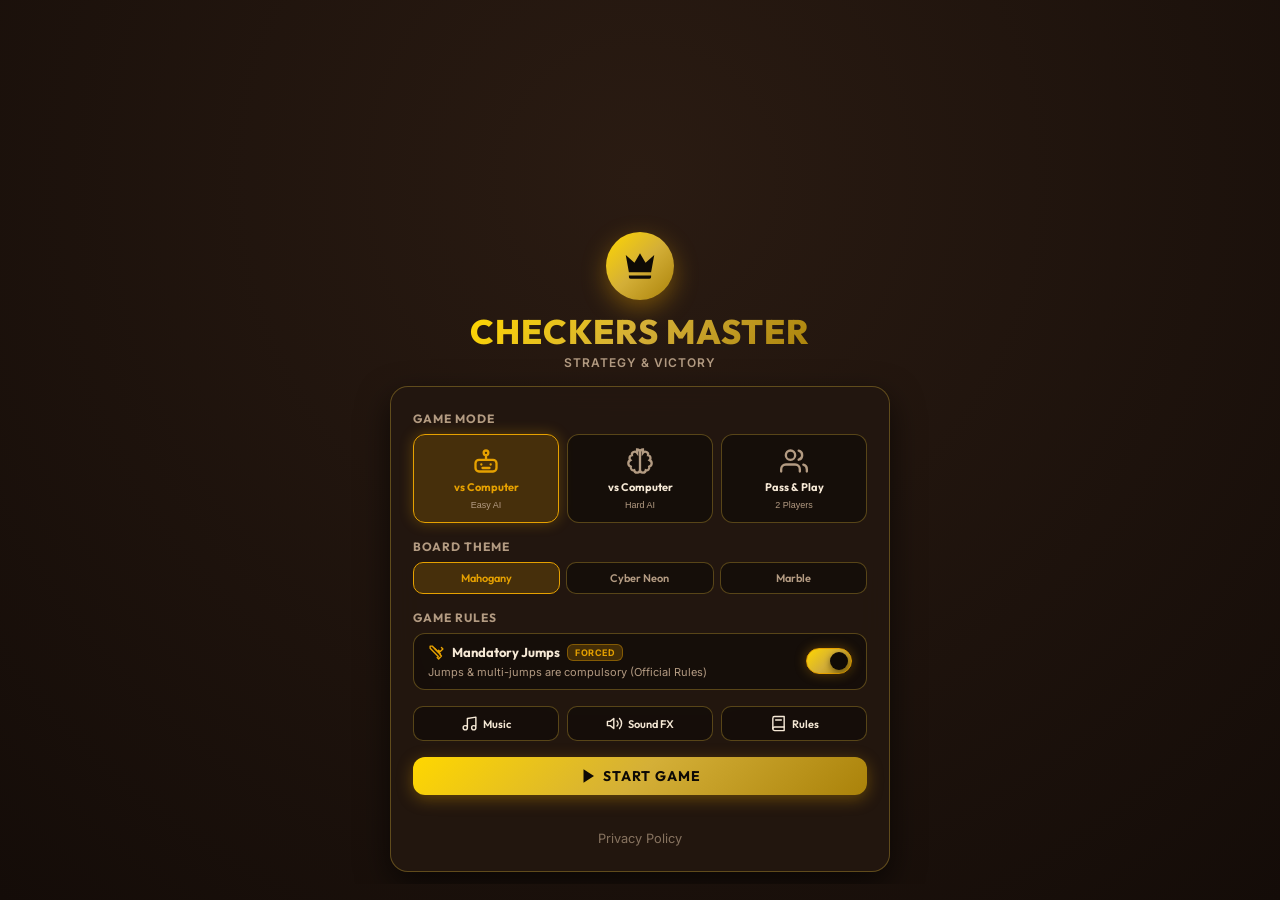
<file: index.html>
<!DOCTYPE html>
<html lang="en">
<head>
    <meta charset="UTF-8" />
    <meta name="viewport" content="width=device-width, initial-scale=1.0, maximum-scale=1.0, user-scalable=no, viewport-fit=cover" />
    <meta name="apple-mobile-web-app-capable" content="yes" />
    <meta name="apple-mobile-web-app-status-bar-style" content="black-translucent" />
    <meta name="theme-color" content="#140c08" />
    <title>Checkers Master - Web & Mobile Edition</title>
    
    <!-- Google Fonts -->
    <link rel="preconnect" href="https://fonts.googleapis.com" />
    <link rel="preconnect" href="https://fonts.gstatic.com" crossorigin />
    <link href="https://fonts.googleapis.com/css2?family=Outfit:wght@400;600;700;800&family=Inter:wght@400;500;600;700&display=swap" rel="stylesheet" />
    
    <!-- CSS -->
    <link rel="stylesheet" href="css/style.css" />
</head>
<body class="theme-wood screen-home">
    <!-- SVG ICON SPRITE SYMBOL DEFINITIONS (Properly Scalable ViewBox) -->
    <svg style="display: none;">
        <defs>
            <!-- Crown Icon -->
            <symbol id="icon-crown" viewBox="0 0 24 24">
                <path fill="currentColor" d="M5 16L3 5l5.5 5L12 4l3.5 6L21 5l-2 11H5zm14 3c0 .6-.4 1-1 1H6c-.6 0-1-.4-1-1v-1h14v1z"/>
            </symbol>
            <!-- Robot AI Icon -->
            <symbol id="icon-robot" viewBox="0 0 24 24">
                <rect x="3" y="11" width="18" height="10" rx="3" fill="none" stroke="currentColor" stroke-width="2"/>
                <circle cx="12" cy="5" r="2" fill="none" stroke="currentColor" stroke-width="2"/>
                <path d="M12 7v4M8 15h.01M16 15h.01M9 18h6" fill="none" stroke="currentColor" stroke-width="2" stroke-linecap="round"/>
            </symbol>
            <!-- User / Player Icon -->
            <symbol id="icon-user" viewBox="0 0 24 24">
                <path d="M20 21v-2a4 4 0 0 0-4-4H8a4 4 0 0 0-4 4v2" fill="none" stroke="currentColor" stroke-width="2" stroke-linecap="round"/>
                <circle cx="12" cy="7" r="4" fill="none" stroke="currentColor" stroke-width="2"/>
            </symbol>
            <!-- 2 Players Icon -->
            <symbol id="icon-users" viewBox="0 0 24 24">
                <path d="M17 21v-2a4 4 0 0 0-4-4H5a4 4 0 0 0-4 4v2" fill="none" stroke="currentColor" stroke-width="2" stroke-linecap="round"/>
                <circle cx="9" cy="7" r="4" fill="none" stroke="currentColor" stroke-width="2"/>
                <path d="M23 21v-2a4 4 0 0 0-3-3.87M16 3.13a4 4 0 0 1 0 7.75" fill="none" stroke="currentColor" stroke-width="2" stroke-linecap="round"/>
            </symbol>
            <!-- Brain / AI Hard Icon -->
            <symbol id="icon-brain" viewBox="0 0 24 24">
                <path d="M9.5 2A2.5 2.5 0 0 1 12 4.5v15a2.5 2.5 0 0 1-4.96.44 2.5 2.5 0 0 1-2.96-3.08 3 3 0 0 1-.34-5.58 2.5 2.5 0 0 1 1.32-4.24 2.5 2.5 0 0 1 4.44-2.04zM14.5 2A2.5 2.5 0 0 0 12 4.5v15a2.5 2.5 0 0 0 4.96.44 2.5 2.5 0 0 0 2.96-3.08 3 3 0 0 0 .34-5.58 2.5 2.5 0 0 0-1.32-4.24 2.5 2.5 0 0 0-4.44-2.04z" fill="none" stroke="currentColor" stroke-width="2" stroke-linecap="round"/>
            </symbol>
            <!-- Sound On Icon -->
            <symbol id="icon-volume-on" viewBox="0 0 24 24">
                <polygon points="11 5 6 9 2 9 2 15 6 15 11 19 11 5" fill="none" stroke="currentColor" stroke-width="2" stroke-linecap="round" stroke-linejoin="round"/>
                <path d="M19.07 4.93a10 10 0 0 1 0 14.14M15.54 8.46a5 5 0 0 1 0 7.07" fill="none" stroke="currentColor" stroke-width="2" stroke-linecap="round"/>
            </symbol>
            <!-- Sound Off Icon -->
            <symbol id="icon-volume-off" viewBox="0 0 24 24">
                <polygon points="11 5 6 9 2 9 2 15 6 15 11 19 11 5" fill="none" stroke="currentColor" stroke-width="2" stroke-linecap="round" stroke-linejoin="round"/>
                <line x1="23" y1="9" x2="17" y2="15" stroke="currentColor" stroke-width="2" stroke-linecap="round"/>
                <line x1="17" y1="9" x2="23" y2="15" stroke="currentColor" stroke-width="2" stroke-linecap="round"/>
            </symbol>
            <!-- Undo Icon -->
            <symbol id="icon-undo" viewBox="0 0 24 24">
                <path d="M3 7v6h6" fill="none" stroke="currentColor" stroke-width="2" stroke-linecap="round" stroke-linejoin="round"/>
                <path d="M21 17a9 9 0 0 0-9-9 9 9 0 0 0-6 2.3L3 13" fill="none" stroke="currentColor" stroke-width="2" stroke-linecap="round"/>
            </symbol>
            <!-- Lightbulb Hint Icon -->
            <symbol id="icon-hint" viewBox="0 0 24 24">
                <path d="M9 18h6M10 22h4M15.09 14c.18-.98.65-1.74 1.41-2.5A4.65 4.65 0 0 0 18 8 6 6 0 0 0 6 8c0 1.55.6 2.91 1.5 3.5.76.76 1.23 1.52 1.41 2.5" fill="none" stroke="currentColor" stroke-width="2" stroke-linecap="round"/>
            </symbol>
            <!-- Restart / Refresh Icon -->
            <symbol id="icon-restart" viewBox="0 0 24 24">
                <path d="M21.5 2v6h-6M21.34 15.57a10 10 0 1 1-.57-8.38l5.67-5.67" fill="none" stroke="currentColor" stroke-width="2" stroke-linecap="round" stroke-linejoin="round"/>
            </symbol>
            <!-- Trophy Victory Icon -->
            <symbol id="icon-trophy" viewBox="0 0 24 24">
                <path d="M6 9H4.5a2.5 2.5 0 0 1 0-5H6M18 9h1.5a2.5 2.5 0 0 0 0-5H18M4 22h16M2 22h20M12 17v5M12 17a7 7 0 0 0 7-7V3H5v7a7 7 0 0 0 7 7z" fill="none" stroke="currentColor" stroke-width="2" stroke-linecap="round" stroke-linejoin="round"/>
            </symbol>
            <!-- Defeat / Crossbones Skull Icon -->
            <symbol id="icon-defeat" viewBox="0 0 24 24">
                <circle cx="12" cy="12" r="10" fill="none" stroke="currentColor" stroke-width="2"/>
                <line x1="15" y1="9" x2="9" y2="15" stroke="currentColor" stroke-width="2" stroke-linecap="round"/>
                <line x1="9" y1="9" x2="15" y2="15" stroke="currentColor" stroke-width="2" stroke-linecap="round"/>
            </symbol>
            <!-- Home Menu Icon -->
            <symbol id="icon-home" viewBox="0 0 24 24">
                <path d="M3 9l9-7 9 7v11a2 2 0 0 1-2 2H5a2 2 0 0 1-2-2z" fill="none" stroke="currentColor" stroke-width="2" stroke-linecap="round" stroke-linejoin="round"/>
                <polyline points="9 22 9 12 15 12 15 22" fill="none" stroke="currentColor" stroke-width="2" stroke-linecap="round"/>
            </symbol>
            <!-- Move Log History Icon -->
            <symbol id="icon-history" viewBox="0 0 24 24">
                <path d="M14 2H6a2 2 0 0 0-2 2v16a2 2 0 0 0 2 2h12a2 2 0 0 0 2-2V8z" fill="none" stroke="currentColor" stroke-width="2" stroke-linecap="round"/>
                <polyline points="14 2 14 8 20 8" fill="none" stroke="currentColor" stroke-width="2"/>
                <line x1="16" y1="13" x2="8" y2="13" stroke="currentColor" stroke-width="2" stroke-linecap="round"/>
                <line x1="16" y1="17" x2="8" y2="17" stroke="currentColor" stroke-width="2" stroke-linecap="round"/>
            </symbol>
            <!-- Play Arrow Icon -->
            <symbol id="icon-play" viewBox="0 0 24 24">
                <polygon points="6 3 20 12 6 21 6 3" fill="currentColor"/>
            </symbol>
            <!-- Close Icon -->
            <symbol id="icon-close" viewBox="0 0 24 24">
                <line x1="18" y1="6" x2="6" y2="18" stroke="currentColor" stroke-width="2" stroke-linecap="round"/>
                <line x1="6" y1="6" x2="18" y2="18" stroke="currentColor" stroke-width="2" stroke-linecap="round"/>
            </symbol>
            <!-- Book / Rules Icon -->
            <symbol id="icon-book" viewBox="0 0 24 24">
                <path d="M4 19.5A2.5 2.5 0 0 1 6.5 17H20" fill="none" stroke="currentColor" stroke-width="2" stroke-linecap="round" stroke-linejoin="round"/>
                <path d="M6.5 2H20v20H6.5A2.5 2.5 0 0 1 4 19.5v-15A2.5 2.5 0 0 1 6.5 2z" fill="none" stroke="currentColor" stroke-width="2" stroke-linecap="round" stroke-linejoin="round"/>
                <line x1="8" y1="7" x2="16" y2="7" stroke="currentColor" stroke-width="2" stroke-linecap="round"/>
            <!-- Swords / Capture Icon -->
            <symbol id="icon-swords" viewBox="0 0 24 24">
                <path d="M14.5 17.5L3 6V3h3l11.5 11.5M13 19l2 2 4-4-2-2M19 5l2 2-4 4-2-2" fill="none" stroke="currentColor" stroke-width="2" stroke-linecap="round" stroke-linejoin="round"/>
                <path d="M9.5 6.5L17.5 14.5" fill="none" stroke="currentColor" stroke-width="2" stroke-linecap="round"/>
            </symbol>
            <!-- Check / Finish Icon -->
            <symbol id="icon-check" viewBox="0 0 24 24">
                <polyline points="20 6 9 17 4 12" fill="none" stroke="currentColor" stroke-width="2.5" stroke-linecap="round" stroke-linejoin="round"/>
            </symbol>
            <!-- Music Notes Icon -->
            <symbol id="icon-music" viewBox="0 0 24 24">
                <path d="M9 18V5l12-2v13M9 18a3 3 0 1 1-6 0 3 3 0 0 1 6 0zm12 0a3 3 0 1 1-6 0 3 3 0 0 1 6 0z" fill="none" stroke="currentColor" stroke-width="2" stroke-linecap="round" stroke-linejoin="round"/>
            </symbol>
            <!-- Music Off Icon -->
            <symbol id="icon-music-off" viewBox="0 0 24 24">
                <path d="M9 18a3 3 0 1 1-6 0 3 3 0 0 1 6 0zm12 0a3 3 0 1 1-6 0 3 3 0 0 1 6 0z" fill="none" stroke="currentColor" stroke-width="2"/>
                <path d="M9 13V5l12-2v7M9 9h12" fill="none" stroke="currentColor" stroke-width="2"/>
                <line x1="2" y1="2" x2="22" y2="22" stroke="currentColor" stroke-width="2" stroke-linecap="round"/>
            </symbol>
        </defs>
    </svg>

    <div class="app-container">
        <!-- ============================================
             HOME SCREEN (MAIN MENU)
             ============================================ -->
        <section id="homeScreen" class="screen-container active">
            <div class="home-hero">
                <div class="home-logo-badge">
                    <svg class="svg-icon logo-crown"><use href="#icon-crown"></use></svg>
                </div>
                <h1 class="home-title">CHECKERS MASTER</h1>
                <p class="home-subtitle">Strategy & Victory</p>
            </div>

            <div class="home-menu-card">
                <!-- Mode Selector -->
                <div class="menu-section">
                    <label class="menu-label">Game Mode</label>
                    <div class="mode-options-grid">
                        <button type="button" class="mode-card active" data-mode="ai-easy">
                            <svg class="svg-icon"><use href="#icon-robot"></use></svg>
                            <span>vs Computer</span>
                            <small>Easy AI</small>
                        </button>
                        <button type="button" class="mode-card" data-mode="ai-hard">
                            <svg class="svg-icon"><use href="#icon-brain"></use></svg>
                            <span>vs Computer</span>
                            <small>Hard AI</small>
                        </button>
                        <button type="button" class="mode-card" data-mode="pvp">
                            <svg class="svg-icon"><use href="#icon-users"></use></svg>
                            <span>Pass & Play</span>
                            <small>2 Players</small>
                        </button>
                    </div>
                </div>

                <!-- Theme Selector -->
                <div class="menu-section">
                    <label class="menu-label">Board Theme</label>
                    <div class="theme-pills">
                        <button type="button" class="theme-pill active" data-theme="wood">Mahogany</button>
                        <button type="button" class="theme-pill" data-theme="neon">Cyber Neon</button>
                        <button type="button" class="theme-pill" data-theme="marble">Marble</button>
                    </div>
                </div>

                <!-- Rule Options: Mandatory Jumps Toggle -->
                <div class="menu-section">
                    <label class="menu-label">Game Rules</label>
                    <div class="rule-toggle-card">
                        <div class="rule-toggle-info">
                            <div class="rule-toggle-header">
                                <svg class="svg-icon rule-icon"><use href="#icon-swords"></use></svg>
                                <span class="rule-toggle-title">Mandatory Jumps</span>
                                <span class="rule-toggle-badge" id="mandatoryJumpBadge">Forced</span>
                            </div>
                            <span class="rule-toggle-desc" id="mandatoryJumpDesc">Jumps & multi-jumps are compulsory (Official Rules)</span>
                        </div>
                        <label class="custom-toggle-switch" for="mandatoryJumpToggle" title="Toggle Mandatory Jumps">
                            <input type="checkbox" id="mandatoryJumpToggle" checked />
                            <span class="toggle-track"></span>
                        </label>
                    </div>
                </div>

                <!-- Sound, Music & Quick Settings -->
                <div class="menu-row">
                    <button id="homeMusicToggleBtn" class="icon-btn-text" type="button" title="Toggle Background Music">
                        <svg id="homeMusicIcon" class="svg-icon"><use href="#icon-music"></use></svg>
                        <span>Music</span>
                    </button>
                    <button id="homeSoundToggleBtn" class="icon-btn-text" type="button" title="Toggle Sound FX">
                        <svg id="homeSoundIcon" class="svg-icon"><use href="#icon-volume-on"></use></svg>
                        <span>Sound FX</span>
                    </button>
                    <button id="homeRulesBtn" class="icon-btn-text" type="button" title="How to Play / Rules">
                        <svg class="svg-icon"><use href="#icon-book"></use></svg>
                        <span>Rules</span>
                    </button>
                </div>

                <!-- Play Button -->
                <button id="startGameBtn" class="btn btn-primary btn-play-main" type="button">
                    <svg class="svg-icon"><use href="#icon-play"></use></svg>
                    <span>START GAME</span>
                </button>

                <!-- Privacy Policy Link -->
                <div class="menu-footer-links" style="margin-top: 1rem; text-align: center;">
                    <a href="privacy/" style="color: var(--text-muted, #b8a698); font-size: 0.8rem; text-decoration: none; opacity: 0.7; transition: opacity 0.2s;" onmouseover="this.style.opacity='1'" onmouseout="this.style.opacity='0.7'">Privacy Policy</a>
                </div>
            </div>
        </section>

        <!-- ============================================
             GAMEPLAY SCREEN
             ============================================ -->
        <section id="gameScreen" class="screen-container">
            <!-- GAME HEADER TOOLBAR -->
            <header class="game-header">
                <button id="backToHomeBtn" class="icon-btn" title="Main Menu">
                    <svg class="svg-icon"><use href="#icon-home"></use></svg>
                </button>

                <div class="game-header-title">
                    <svg class="svg-icon header-mini-crown"><use href="#icon-crown"></use></svg>
                    <span id="headerModeLabel">vs AI Easy</span>
                </div>

                <div class="header-right-actions">
                    <button id="gameRulesBtn" class="icon-btn" title="How to Play / Rules">
                        <svg class="svg-icon"><use href="#icon-book"></use></svg>
                    </button>
                    <button id="gameMusicToggleBtn" class="icon-btn" title="Toggle Background Music">
                        <svg id="gameMusicIcon" class="svg-icon"><use href="#icon-music"></use></svg>
                    </button>
                    <button id="gameSoundToggleBtn" class="icon-btn" title="Toggle Sound FX">
                        <svg id="gameSoundIcon" class="svg-icon"><use href="#icon-volume-on"></use></svg>
                    </button>
                    <button id="restartBtn" class="icon-btn" title="Restart Game">
                        <svg class="svg-icon"><use href="#icon-restart"></use></svg>
                    </button>
                </div>
            </header>

            <!-- MAIN GAME ARENA -->
            <main class="game-arena">
                <!-- PLAYER 2 / COMPUTER PANEL (TOP) -->
                <div class="player-card player-dark" id="playerDarkCard">
                    <div class="player-avatar">
                        <span id="darkAvatarIcon" class="avatar-svg-wrap">
                            <svg class="svg-icon"><use href="#icon-robot"></use></svg>
                        </span>
                    </div>
                    <div class="player-info">
                        <h2 class="player-name" id="darkPlayerName">Computer (Dark)</h2>
                        <div class="player-score-container">
                            <span class="score-label">Pieces:</span>
                            <span class="score-value" id="darkPieceCount">12</span>
                        </div>
                    </div>
                    <div class="captured-container" id="darkCapturedContainer">
                        <!-- Captured Red pieces shown here -->
                    </div>
                    <div class="turn-badge" id="darkTurnBadge">Waiting</div>
                </div>

                <!-- BOARD WRAPPER -->
                <div class="board-wrapper">
                    <!-- Turn Status & Gameplay Actions Bar -->
                    <div class="board-header-bar">
                        <div class="turn-banner" id="turnBanner">
                            <span class="turn-dot red-dot"></span>
                            <span id="turnText">Red Player's Turn</span>
                        </div>
                        <div class="board-action-buttons">
                            <button id="endTurnBtn" class="btn btn-warning btn-sm" title="Finish Turn / Skip Next Jump" style="display: none;">
                                <svg class="svg-icon"><use href="#icon-check"></use></svg>
                                <span>End Turn</span>
                            </button>
                            <button id="undoBtn" class="btn btn-secondary btn-sm" title="Undo Move" disabled>
                                <svg class="svg-icon"><use href="#icon-undo"></use></svg>
                                <span>Undo</span>
                            </button>
                            <button id="hintBtn" class="btn btn-secondary btn-sm" title="Show Best Move Hint">
                                <svg class="svg-icon"><use href="#icon-hint"></use></svg>
                                <span>Hint</span>
                            </button>
                            <button id="toggleLogBtn" class="btn btn-secondary btn-sm" title="Move History">
                                <svg class="svg-icon"><use href="#icon-history"></use></svg>
                            </button>
                        </div>
                    </div>

                    <!-- Responsive Square Checkers Board -->
                    <div class="board-frame" id="boardFrame">
                        <div class="checkers-board" id="checkersBoard">
                            <!-- 8x8 Board cells & pieces rendered dynamically -->
                        </div>
                    </div>
                </div>

                <!-- PLAYER 1 (RED) PANEL (BOTTOM) -->
                <div class="player-card player-red active-turn" id="playerRedCard">
                    <div class="player-avatar">
                        <span class="avatar-svg-wrap">
                            <svg class="svg-icon"><use href="#icon-crown"></use></svg>
                        </span>
                    </div>
                    <div class="player-info">
                        <h2 class="player-name" id="redPlayerName">Player (Red)</h2>
                        <div class="player-score-container">
                            <span class="score-label">Pieces:</span>
                            <span class="score-value" id="redPieceCount">12</span>
                        </div>
                    </div>
                    <div class="captured-container" id="redCapturedContainer">
                        <!-- Captured Black pieces shown here -->
                    </div>
                    <div class="turn-badge" id="redTurnBadge">Your Turn</div>
                </div>
            </main>
        </section>
    </div>

    <!-- ============================================
         MOVE HISTORY DRAWER / SHEET
         ============================================ -->
    <div id="moveLogDrawer" class="move-log-drawer">
        <div class="drawer-header">
            <h3>
                <svg class="svg-icon"><use href="#icon-history"></use></svg>
                <span>Move History</span>
            </h3>
            <button id="closeLogBtn" class="icon-btn-sm" type="button">
                <svg class="svg-icon"><use href="#icon-close"></use></svg>
            </button>
        </div>
        <div class="move-log-list" id="moveLogList">
            <div class="move-log-empty">Game started. Red to move.</div>
        </div>
    </div>

    <!-- ============================================
         HOW TO PLAY / RULES MODAL
         ============================================ -->
    <div id="howToPlayModal" class="modal-overlay rules-modal-overlay">
        <div class="modal-box rules-modal-box">
            <div class="rules-modal-header">
                <div class="rules-title-group">
                    <div class="modal-icon-badge rules-badge-icon">
                        <svg class="svg-icon modal-main-icon"><use href="#icon-book"></use></svg>
                    </div>
                    <div>
                        <h2 class="modal-title rules-main-title">How to Play</h2>
                        <p class="modal-subtitle rules-sub-title">Master the board with classic Checkers rules</p>
                    </div>
                </div>
                <button id="closeRulesBtn" class="icon-btn rules-close-btn" type="button" title="Close Rules">
                    <svg class="svg-icon"><use href="#icon-close"></use></svg>
                </button>
            </div>

            <!-- Rules Navigation Tabs -->
            <div class="rules-tab-bar" role="tablist">
                <button type="button" class="rules-tab-btn active" data-tab="basics" role="tab">
                    <span>Movement</span>
                </button>
                <button type="button" class="rules-tab-btn" data-tab="captures" role="tab">
                    <span>Captures</span>
                </button>
                <button type="button" class="rules-tab-btn" data-tab="kings" role="tab">
                    <span>Kings 👑</span>
                </button>
                <button type="button" class="rules-tab-btn" data-tab="winning" role="tab">
                    <span>Strategy</span>
                </button>
            </div>

            <!-- Rules Content Tabs -->
            <div class="rules-tab-content">
                <!-- TAB 1: BASICS / MOVEMENT -->
                <div class="rules-pane active" id="pane-basics">
                    <div class="rule-card">
                        <div class="rule-card-header">
                            <span class="rule-step-badge">1</span>
                            <h3>Dark Squares & Diagonals</h3>
                        </div>
                        <p>Checkers is played exclusively on the <strong>32 dark squares</strong> of an 8×8 board. Red plays first.</p>
                    </div>
                    <div class="rule-card">
                        <div class="rule-card-header">
                            <span class="rule-step-badge">2</span>
                            <h3>Forward Movement Only</h3>
                        </div>
                        <p>Standard pieces move diagonally <strong>1 step forward</strong> to an unoccupied adjacent dark square (when no jumps are available).</p>
                        <div class="rule-visual-diagram">
                            <div class="mini-board-preview">
                                <div class="mini-cell"></div>
                                <div class="mini-cell mini-target">↖ Next</div>
                                <div class="mini-cell"></div>
                                <div class="mini-cell mini-target">↗ Next</div>
                                <div class="mini-cell"></div>
                                <div class="mini-cell mini-piece-red">● You</div>
                                <div class="mini-cell"></div>
                                <div class="mini-cell"></div>
                            </div>
                        </div>
                    </div>
                </div>

                <!-- TAB 2: CAPTURES & MULTI-JUMPS -->
                <div class="rules-pane" id="pane-captures">
                    <div class="rule-card">
                        <div class="rule-card-header">
                            <span class="rule-step-badge">⚔️</span>
                            <h3>Jumping & Removing Pieces</h3>
                        </div>
                        <p>If an opponent piece is diagonally in front of you and the square directly behind it is empty, you <strong>jump over it</strong> to capture and remove it.</p>
                    </div>
                    <div class="rule-card rule-card-alert">
                        <div class="rule-card-header">
                            <span class="rule-step-badge badge-alert">⚠️</span>
                            <h3>Mandatory Capture (Forced Jump)</h3>
                        </div>
                        <p>In official Checkers rules, <strong>captures are mandatory</strong>. If a jump is available anywhere on the board for your pieces, you <strong>MUST make a jump</strong>. Regular 1-step moves are disabled until all available captures are completed.</p>
                        <div class="rule-highlight-box alert-box">
                            <strong>🔒 Forced Jump Rule:</strong> If you or your opponent can capture a piece, no other non-jumping piece can be moved instead. If multiple pieces can jump, you can choose which jump to make!
                        </div>
                        <div class="rule-highlight-box tip-box" style="margin-top: 8px;">
                            <strong>⚙️ Main Menu Option:</strong> Turn off <em>Mandatory Jumps</em> in the Main Menu if you prefer casual free play where captures and multi-jumps are optional!
                        </div>
                    </div>
                    <div class="rule-card">
                        <div class="rule-card-header">
                            <span class="rule-step-badge">⚡</span>
                            <h3>Multi-Jump Chains</h3>
                        </div>
                        <p>If your piece lands on a square that allows another legal jump, you <strong>keep jumping in the same turn</strong> to capture multiple pieces!</p>
                    </div>
                </div>

                <!-- TAB 3: KINGS & CROWNING -->
                <div class="rules-pane" id="pane-kings">
                    <div class="rule-card">
                        <div class="rule-card-header">
                            <span class="rule-step-badge">👑</span>
                            <h3>Crown Promotion</h3>
                        </div>
                        <p>When your piece reaches the opponent's <strong>furthest back row</strong>, it is crowned a <strong>King</strong>!</p>
                    </div>
                    <div class="rule-card">
                        <div class="rule-card-header">
                            <span class="rule-step-badge">✨</span>
                            <h3>Full 360° Diagonal Power</h3>
                        </div>
                        <p>Kings can move and jump both <strong>forwards AND backwards</strong> diagonally, giving you immense tactical control over the board.</p>
                        <div class="rule-visual-diagram king-diagram">
                            <div class="mini-board-preview king-grid">
                                <div class="mini-cell mini-target">↖</div>
                                <div class="mini-cell"></div>
                                <div class="mini-cell mini-target">↗</div>
                                <div class="mini-cell"></div>
                                <div class="mini-cell mini-piece-king">👑 King</div>
                                <div class="mini-cell"></div>
                                <div class="mini-cell mini-target">↙</div>
                                <div class="mini-cell"></div>
                                <div class="mini-cell mini-target">↘</div>
                            </div>
                        </div>
                    </div>
                </div>

                <!-- TAB 4: WINNING & PRO TIPS -->
                <div class="rules-pane" id="pane-winning">
                    <div class="rule-card">
                        <div class="rule-card-header">
                            <span class="rule-step-badge">🏆</span>
                            <h3>How to Win</h3>
                        </div>
                        <p>You achieve victory when:</p>
                        <ul class="rule-checklist">
                            <li>You capture <strong>all 12</strong> of your opponent's pieces.</li>
                            <li>You trap your opponent so they have <strong>no legal moves</strong> remaining.</li>
                        </ul>
                    </div>
                    <div class="rule-card">
                        <div class="rule-card-header">
                            <span class="rule-step-badge">🧠</span>
                            <h3>Grandmaster Strategies</h3>
                        </div>
                        <ul class="rule-tips-list">
                            <li><strong>Protect your back row:</strong> Don't move your last row pieces too early so the enemy cannot easily make Kings.</li>
                            <li><strong>Control the center:</strong> Pieces in the center have 2 diagonal paths, while edge pieces only have 1.</li>
                            <li><strong>Set up multi-jumps:</strong> Bait your opponent by sacrificing 1 piece to capture 2 or 3 of theirs in return!</li>
                        </ul>
                    </div>
                </div>
            </div>

            <!-- Modal Bottom Button -->
            <div class="rules-modal-footer">
                <button id="rulesGotItBtn" class="btn btn-primary btn-lg" type="button">
                    <svg class="svg-icon"><use href="#icon-play"></use></svg>
                    <span>Got It, Let's Play!</span>
                </button>
            </div>
        </div>
    </div>

    <!-- ============================================
         WINNER / DEFEAT MODAL
         ============================================ -->
    <div id="winModal" class="modal-overlay">
        <div class="modal-box" id="modalBox">
            <div class="modal-icon-badge" id="winIconContainer">
                <svg id="winIconSvg" class="svg-icon modal-main-icon"><use href="#icon-trophy"></use></svg>
            </div>
            <h2 class="modal-title" id="winTitle">VICTORY!</h2>
            <p class="modal-subtitle" id="winSubtitle">Outstanding strategy and dominant moves!</p>
            
            <div class="win-stats-grid">
                <div class="win-stat-item">
                    <span class="win-stat-num" id="winMovesCount">0</span>
                    <span class="win-stat-lbl">Moves</span>
                </div>
                <div class="win-stat-item">
                    <span class="win-stat-num" id="winCapturesCount">0</span>
                    <span class="win-stat-lbl">Captures</span>
                </div>
                <div class="win-stat-item">
                    <span class="win-stat-num" id="winKingsCount">0</span>
                    <span class="win-stat-lbl">Kings</span>
                </div>
            </div>

            <div class="modal-actions-row">
                <button id="modalPlayAgainBtn" class="btn btn-primary btn-lg">
                    <svg class="svg-icon"><use href="#icon-restart"></use></svg>
                    <span>Play Again</span>
                </button>
                <button id="modalHomeBtn" class="btn btn-secondary btn-lg">
                    <svg class="svg-icon"><use href="#icon-home"></use></svg>
                    <span>Main Menu</span>
                </button>
            </div>
        </div>
    </div>

    <!-- CONFETTI CANVAS -->
    <canvas id="confettiCanvas"></canvas>

    <!-- SCRIPTS -->
    <script type="module" src="js/audio.js"></script>
    <script type="module" src="js/game.js"></script>
    <script type="module" src="js/ai.js"></script>
    <script type="module" src="js/ui.js"></script>
    <script type="module" src="js/app.js"></script>
</body>
</html>
</file>
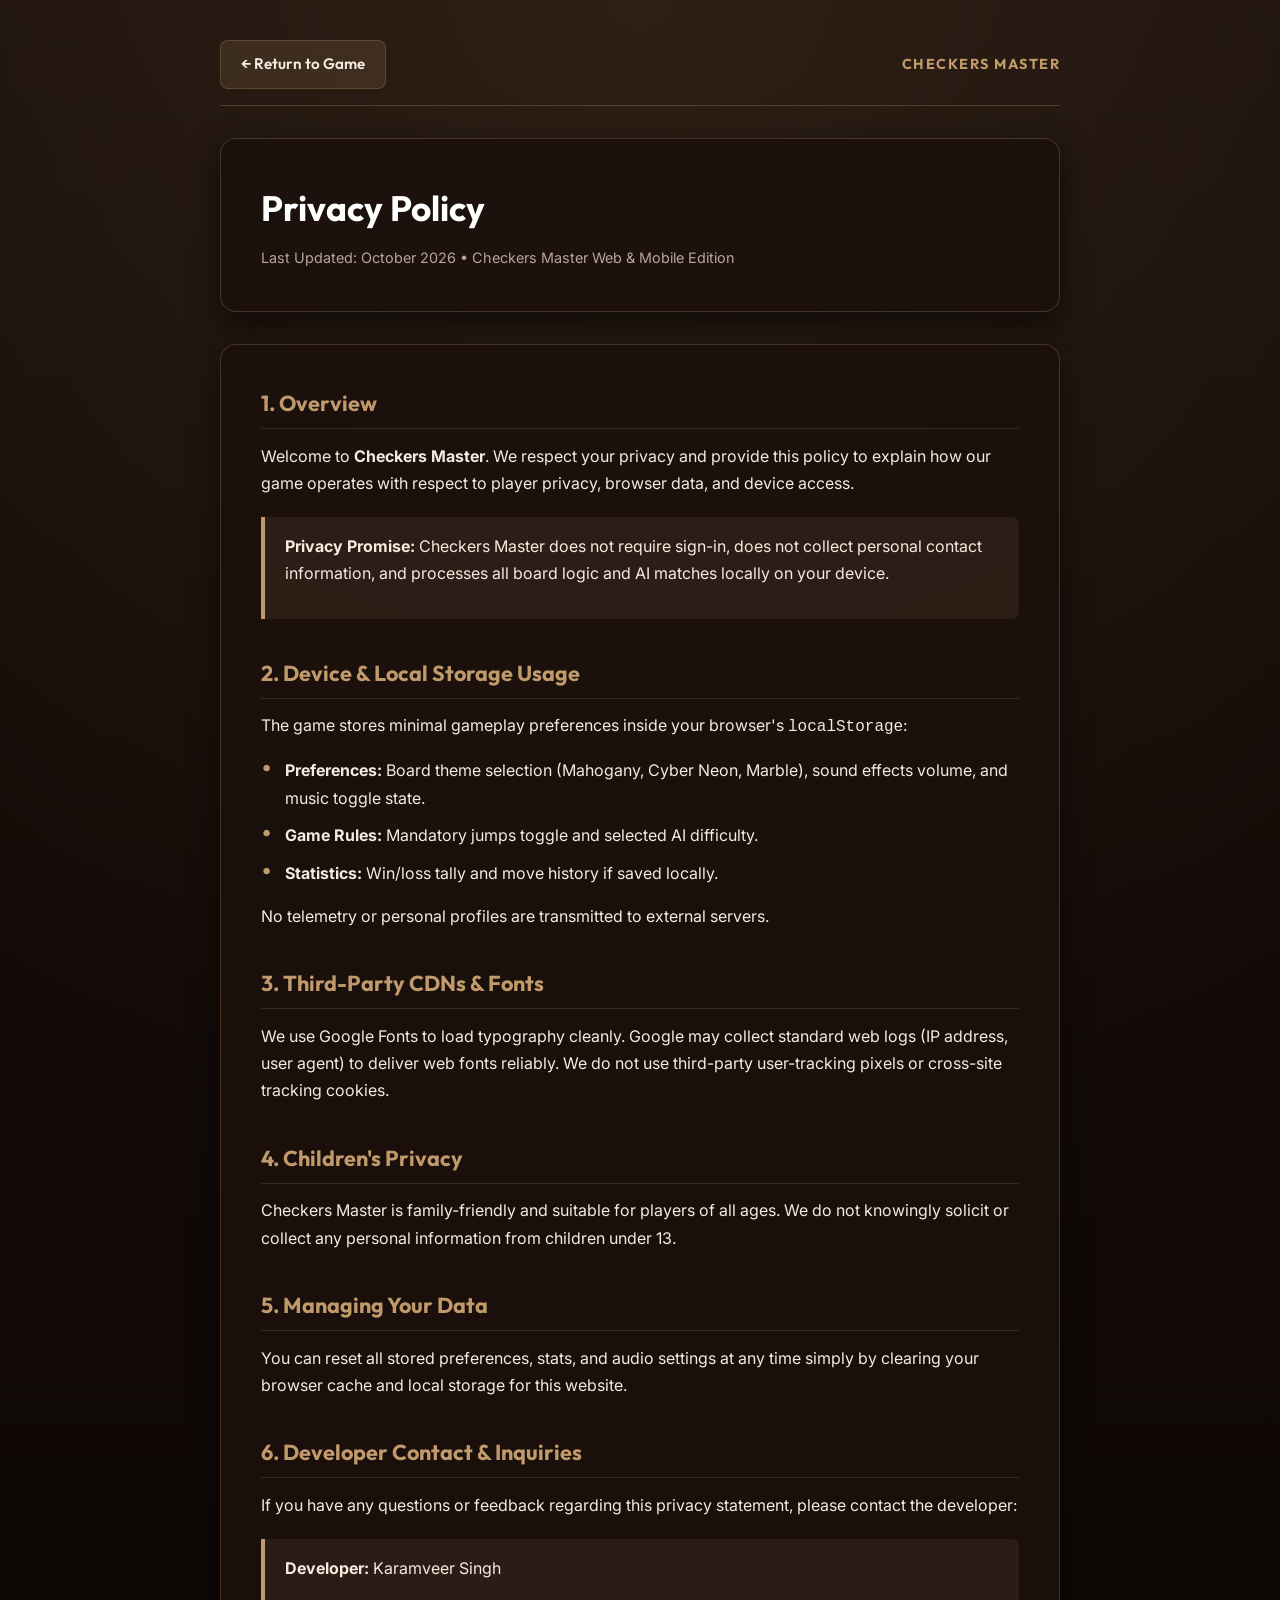
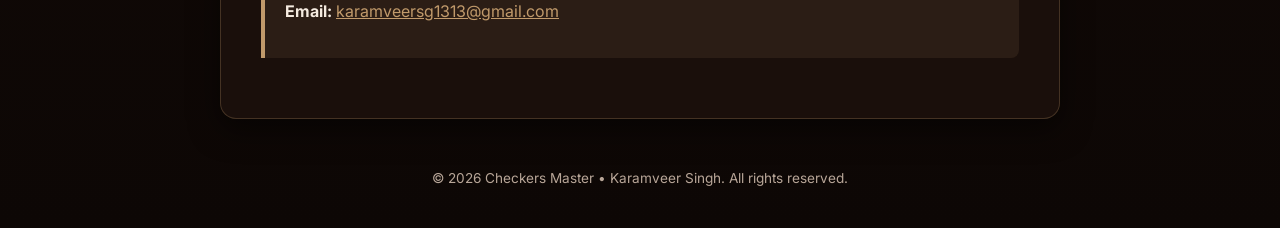
<file: privacy/index.html>
<!DOCTYPE html>
<html lang="en">
<head>
    <meta charset="UTF-8" />
    <meta name="viewport" content="width=device-width, initial-scale=1.0, maximum-scale=5.0" />
    <meta name="theme-color" content="#140c08" />
    <title>Privacy Policy - Checkers Master</title>
    
    <!-- Google Fonts -->
    <link rel="preconnect" href="https://fonts.googleapis.com" />
    <link rel="preconnect" href="https://fonts.gstatic.com" crossorigin />
    <link href="https://fonts.googleapis.com/css2?family=Outfit:wght@400;600;700;800&family=Inter:wght@400;500;600;700&display=swap" rel="stylesheet" />

    <style>
        :root {
            --bg-color: #140c08;
            --card-bg: rgba(28, 17, 12, 0.92);
            --border-color: rgba(193, 154, 107, 0.25);
            --accent-gold: #c19a6b;
            --accent-wood: #8b5a2b;
            --text-main: #f5ebe0;
            --text-muted: #b8a698;
            --font-display: 'Outfit', sans-serif;
            --font-body: 'Inter', sans-serif;
        }

        * {
            box-sizing: border-box;
            margin: 0;
            padding: 0;
        }

        body {
            background-color: var(--bg-color);
            background-image: 
                radial-gradient(circle at 50% 0%, rgba(193, 154, 107, 0.12) 0%, transparent 60%),
                linear-gradient(to bottom, #190f0a, #0d0705);
            color: var(--text-main);
            font-family: var(--font-body);
            line-height: 1.7;
            min-height: 100vh;
            padding: 2.5rem 1rem;
        }

        .container {
            max-width: 840px;
            margin: 0 auto;
        }

        .nav-bar {
            display: flex;
            align-items: center;
            justify-content: space-between;
            margin-bottom: 2rem;
            padding-bottom: 1rem;
            border-bottom: 1px solid var(--border-color);
        }

        .btn-back {
            display: inline-flex;
            align-items: center;
            gap: 0.5rem;
            padding: 0.65rem 1.25rem;
            background: rgba(193, 154, 107, 0.15);
            color: var(--text-main);
            border: 1px solid var(--border-color);
            border-radius: 8px;
            font-family: var(--font-display);
            font-weight: 600;
            text-decoration: none;
            font-size: 0.95rem;
            transition: all 0.2s ease;
        }

        .btn-back:hover {
            background: rgba(193, 154, 107, 0.28);
            transform: translateX(-3px);
        }

        .brand-badge {
            font-family: var(--font-display);
            font-size: 0.9rem;
            text-transform: uppercase;
            letter-spacing: 1.5px;
            color: var(--accent-gold);
            font-weight: 700;
        }

        .header-card {
            background: var(--card-bg);
            border: 1px solid var(--border-color);
            border-radius: 16px;
            padding: 2.5rem;
            margin-bottom: 2rem;
            box-shadow: 0 10px 30px rgba(0, 0, 0, 0.6);
            backdrop-filter: blur(10px);
        }

        .header-card h1 {
            font-family: var(--font-display);
            font-size: 2.2rem;
            color: #ffffff;
            margin-bottom: 0.5rem;
        }

        .header-meta {
            color: var(--text-muted);
            font-size: 0.9rem;
        }

        .content-card {
            background: var(--card-bg);
            border: 1px solid var(--border-color);
            border-radius: 16px;
            padding: 2.5rem;
            box-shadow: 0 10px 30px rgba(0, 0, 0, 0.5);
            backdrop-filter: blur(10px);
        }

        .section {
            margin-bottom: 2.2rem;
        }

        .section:last-child {
            margin-bottom: 0;
        }

        .section h2 {
            font-family: var(--font-display);
            color: var(--accent-gold);
            font-size: 1.35rem;
            font-weight: 700;
            margin-bottom: 0.85rem;
            border-bottom: 1px solid rgba(193, 154, 107, 0.2);
            padding-bottom: 0.4rem;
        }

        .section p {
            margin-bottom: 1rem;
            font-size: 1rem;
        }

        .section ul {
            list-style: none;
            padding-left: 0;
            margin-bottom: 1rem;
        }

        .section ul li {
            position: relative;
            padding-left: 1.5rem;
            margin-bottom: 0.65rem;
        }

        .section ul li::before {
            content: "•";
            position: absolute;
            left: 0;
            color: var(--accent-gold);
            font-size: 1.3rem;
            line-height: 1;
        }

        .highlight-box {
            background: rgba(193, 154, 107, 0.1);
            border-left: 4px solid var(--accent-gold);
            padding: 1rem 1.25rem;
            border-radius: 0 8px 8px 0;
            margin: 1.25rem 0;
        }

        .footer {
            text-align: center;
            margin-top: 3rem;
            color: var(--text-muted);
            font-size: 0.85rem;
        }

        @media (max-width: 640px) {
            .header-card, .content-card {
                padding: 1.5rem;
            }
            .header-card h1 {
                font-size: 1.7rem;
            }
        }
    </style>
</head>
<body>
    <div class="container">
        <nav class="nav-bar">
            <a href="../" class="btn-back">← Return to Game</a>
            <div class="brand-badge">Checkers Master</div>
        </nav>

        <header class="header-card">
            <h1>Privacy Policy</h1>
            <div class="header-meta">Last Updated: October 2026 • Checkers Master Web & Mobile Edition</div>
        </header>

        <main class="content-card">
            <section class="section">
                <h2>1. Overview</h2>
                <p>Welcome to <strong>Checkers Master</strong>. We respect your privacy and provide this policy to explain how our game operates with respect to player privacy, browser data, and device access.</p>
                <div class="highlight-box">
                    <p><strong>Privacy Promise:</strong> Checkers Master does not require sign-in, does not collect personal contact information, and processes all board logic and AI matches locally on your device.</p>
                </div>
            </section>

            <section class="section">
                <h2>2. Device & Local Storage Usage</h2>
                <p>The game stores minimal gameplay preferences inside your browser's <code>localStorage</code>:</p>
                <ul>
                    <li><strong>Preferences:</strong> Board theme selection (Mahogany, Cyber Neon, Marble), sound effects volume, and music toggle state.</li>
                    <li><strong>Game Rules:</strong> Mandatory jumps toggle and selected AI difficulty.</li>
                    <li><strong>Statistics:</strong> Win/loss tally and move history if saved locally.</li>
                </ul>
                <p>No telemetry or personal profiles are transmitted to external servers.</p>
            </section>

            <section class="section">
                <h2>3. Third-Party CDNs & Fonts</h2>
                <p>We use Google Fonts to load typography cleanly. Google may collect standard web logs (IP address, user agent) to deliver web fonts reliably. We do not use third-party user-tracking pixels or cross-site tracking cookies.</p>
            </section>

            <section class="section">
                <h2>4. Children's Privacy</h2>
                <p>Checkers Master is family-friendly and suitable for players of all ages. We do not knowingly solicit or collect any personal information from children under 13.</p>
            </section>

            <section class="section">
                <h2>5. Managing Your Data</h2>
                <p>You can reset all stored preferences, stats, and audio settings at any time simply by clearing your browser cache and local storage for this website.</p>
            </section>

            <section class="section">
                <h2>6. Developer Contact & Inquiries</h2>
                <p>If you have any questions or feedback regarding this privacy statement, please contact the developer:</p>
                <div class="highlight-box">
                    <p><strong>Developer:</strong> Karamveer Singh</p>
                    <p style="margin-top: 0.35rem;"><strong>Email:</strong> <a href="mailto:karamveersg1313@gmail.com" style="color: var(--accent-gold); text-decoration: underline;">karamveersg1313@gmail.com</a></p>
                </div>
            </section>
        </main>

        <footer class="footer">
            <p>&copy; 2026 Checkers Master &bull; Karamveer Singh. All rights reserved.</p>
        </footer>
    </div>
</body>
</html>
</file>
<file: css/style.css>
/* ============================================
   CHECKERS MASTER - MOBILE EDITION STYLESHEET
   ============================================ */

:root {
    --font-heading: 'Outfit', sans-serif;
    --font-body: 'Inter', sans-serif;
    
    /* Default Wood Theme Variables */
    --bg-gradient: radial-gradient(circle at 50% 20%, #2a1b12 0%, #140c08 100%);
    --surface-bg: rgba(35, 23, 16, 0.92);
    --surface-border: rgba(212, 175, 55, 0.35);
    --primary-color: #e6a100;
    --primary-gradient: linear-gradient(135deg, #ffd700, #d4af37, #aa820a);
    --text-main: #f5e8d5;
    --text-muted: #b39b82;
    
    /* Board Colors */
    --board-border: #3d2617;
    --cell-light: #e8d3b4;
    --cell-dark: #6e472a;
    --cell-highlight: rgba(255, 215, 0, 0.45);
    
    /* Pieces */
    --piece-red-bg: radial-gradient(circle at 35% 35%, #ff5252, #c62828 70%, #8e0000 100%);
    --piece-red-border: #ffebee;
    --piece-red-shadow: 0 6px 16px rgba(198, 40, 40, 0.6);
    
    --piece-dark-bg: radial-gradient(circle at 35% 35%, #424242, #181818 70%, #050505 100%);
    --piece-dark-border: #9e9e9e;
    --piece-dark-shadow: 0 6px 16px rgba(0, 0, 0, 0.8);
    
    --border-radius: 18px;
    --shadow-card: 0 12px 32px rgba(0, 0, 0, 0.6);
    --transition: all 0.25s cubic-bezier(0.4, 0, 0.2, 1);
}

/* Theme: Cyber Neon */
body.theme-neon {
    --bg-gradient: radial-gradient(circle at 50% 20%, #0d111e 0%, #05070c 100%);
    --surface-bg: rgba(15, 23, 42, 0.92);
    --surface-border: rgba(56, 189, 248, 0.35);
    --primary-color: #38bdf8;
    --primary-gradient: linear-gradient(135deg, #38bdf8, #818cf8, #c084fc);
    --text-main: #f8fafc;
    --text-muted: #94a3b8;
    
    --board-border: #1e293b;
    --cell-light: #1e293b;
    --cell-dark: #0f172a;
    --cell-highlight: rgba(56, 189, 248, 0.4);
    
    --piece-red-bg: radial-gradient(circle at 35% 35%, #ff2a85, #d90429 70%, #800020 100%);
    --piece-red-border: #ff80bf;
    --piece-red-shadow: 0 0 20px rgba(255, 42, 133, 0.8);
    
    --piece-dark-bg: radial-gradient(circle at 35% 35%, #00f5d4, #00bbf9 70%, #0077b6 100%);
    --piece-dark-border: #a0f0ed;
    --piece-dark-shadow: 0 0 20px rgba(0, 245, 212, 0.8);
}

/* Theme: Royal Marble */
body.theme-marble {
    --bg-gradient: radial-gradient(circle at 50% 20%, #1a1a24 0%, #0a0a0f 100%);
    --surface-bg: rgba(28, 28, 38, 0.92);
    --surface-border: rgba(226, 232, 240, 0.25);
    --primary-color: #e2e8f0;
    --primary-gradient: linear-gradient(135deg, #ffffff, #cbd5e1, #64748b);
    --text-main: #ffffff;
    --text-muted: #94a3b8;
    
    --board-border: #334155;
    --cell-light: #f1f5f9;
    --cell-dark: #334155;
    --cell-highlight: rgba(226, 232, 240, 0.45);
    
    --piece-red-bg: radial-gradient(circle at 35% 35%, #e11d48, #9f1239 70%, #4c0519 100%);
    --piece-red-border: #fda4af;
    --piece-red-shadow: 0 6px 18px rgba(225, 29, 72, 0.5);
    
    --piece-dark-bg: radial-gradient(circle at 35% 35%, #f8fafc, #94a3b8 70%, #334155 100%);
    --piece-dark-border: #ffffff;
    --piece-dark-shadow: 0 6px 18px rgba(248, 250, 252, 0.3);
}

/* RESET & MOBILE PREVENTIONS */
* {
    margin: 0;
    padding: 0;
    box-sizing: border-box;
    user-select: none;
    -webkit-user-select: none;
    -webkit-touch-callout: none;
    -webkit-tap-highlight-color: transparent;
}

button, input, select {
    pointer-events: auto;
    cursor: pointer;
}

html, body {
    width: 100%;
    height: 100%;
    min-height: 100dvh;
    overflow: hidden;
    touch-action: manipulation;
    overscroll-behavior: none;
}

body {
    font-family: var(--font-body);
    background: var(--bg-gradient);
    color: var(--text-main);
    display: flex;
    justify-content: center;
    align-items: center;
    padding-top: max(8px, env(safe-area-inset-top));
    padding-bottom: max(8px, env(safe-area-inset-bottom));
    padding-left: max(8px, env(safe-area-inset-left));
    padding-right: max(8px, env(safe-area-inset-right));
}

/* SVG ICON HELPER & RESIZING */
.svg-icon {
    width: 20px;
    height: 20px;
    display: inline-block;
    vertical-align: middle;
    flex-shrink: 0;
    pointer-events: none;
}

/* CONTAINER & SCREENS */
.app-container {
    width: 100%;
    max-width: 500px;
    height: 100%;
    max-height: 100dvh;
    display: flex;
    flex-direction: column;
    position: relative;
    z-index: 10;
    transition: max-width 0.3s cubic-bezier(0.4, 0, 0.2, 1);
}

.screen-container {
    display: none;
    flex-direction: column;
    width: 100%;
    height: 100%;
    opacity: 0;
    transform: translateY(8px);
    transition: opacity 0.25s ease, transform 0.25s ease;
}

.screen-container.active {
    display: flex;
    opacity: 1;
    transform: translateY(0);
}

/* ============================================
   HOME SCREEN (MAIN MENU)
   ============================================ */
#homeScreen {
    justify-content: center;
    align-items: center;
    padding: 12px;
    overflow-y: auto;
    gap: 16px;
}

.home-hero {
    text-align: center;
    margin-top: auto;
}

.home-logo-badge {
    width: 68px;
    height: 68px;
    margin: 0 auto 10px;
    border-radius: 50%;
    background: var(--primary-gradient);
    display: flex;
    align-items: center;
    justify-content: center;
    box-shadow: 0 8px 24px rgba(230, 161, 0, 0.4);
    animation: floatBadge 3s ease-in-out infinite;
}

.logo-crown {
    width: 38px;
    height: 38px;
    color: #0e0a05;
}

@keyframes floatBadge {
    0%, 100% { transform: translateY(0); }
    50% { transform: translateY(-6px); }
}

.home-title {
    font-family: var(--font-heading);
    font-size: 28px;
    font-weight: 800;
    letter-spacing: 1px;
    background: var(--primary-gradient);
    -webkit-background-clip: text;
    -webkit-text-fill-color: transparent;
    margin-bottom: 2px;
}

.home-subtitle {
    font-size: 12px;
    color: var(--text-muted);
    letter-spacing: 1px;
    text-transform: uppercase;
    font-weight: 600;
}

.home-menu-card {
    width: 100%;
    background: var(--surface-bg);
    backdrop-filter: blur(16px);
    border: 1px solid var(--surface-border);
    border-radius: var(--border-radius);
    padding: 18px 16px;
    display: flex;
    flex-direction: column;
    gap: 14px;
    box-shadow: var(--shadow-card);
    margin-bottom: auto;
    position: relative;
    z-index: 20;
}

.menu-section {
    display: flex;
    flex-direction: column;
    gap: 8px;
}

.menu-label {
    font-family: var(--font-heading);
    font-size: 12px;
    font-weight: 700;
    text-transform: uppercase;
    letter-spacing: 1px;
    color: var(--text-muted);
}

.mode-options-grid {
    display: grid;
    grid-template-columns: repeat(3, 1fr);
    gap: 8px;
}

.mode-card {
    background: rgba(0, 0, 0, 0.35);
    border: 1px solid var(--surface-border);
    border-radius: 12px;
    padding: 12px 6px;
    display: flex;
    flex-direction: column;
    align-items: center;
    gap: 6px;
    cursor: pointer;
    color: var(--text-muted);
    transition: var(--transition);
}

.mode-card .svg-icon {
    width: 28px;
    height: 28px;
}

.mode-card span {
    font-family: var(--font-heading);
    font-size: 11px;
    font-weight: 700;
    color: var(--text-main);
    text-align: center;
    line-height: 1.2;
    pointer-events: none;
}

.mode-card small {
    font-size: 9px;
    color: var(--text-muted);
    pointer-events: none;
}

.mode-card.active {
    border-color: var(--primary-color);
    background: rgba(230, 161, 0, 0.18);
    box-shadow: 0 0 14px rgba(230, 161, 0, 0.3);
    color: var(--primary-color);
}

.mode-card.active span {
    color: var(--primary-color);
}

.theme-pills {
    display: flex;
    gap: 6px;
}

.theme-pill {
    flex: 1;
    padding: 8px 6px;
    border-radius: 10px;
    border: 1px solid var(--surface-border);
    background: rgba(0, 0, 0, 0.35);
    color: var(--text-muted);
    font-family: var(--font-heading);
    font-size: 11px;
    font-weight: 600;
    cursor: pointer;
    text-align: center;
    transition: var(--transition);
}

.theme-pill.active {
    border-color: var(--primary-color);
    background: rgba(230, 161, 0, 0.18);
    color: var(--primary-color);
}

/* RULE TOGGLE CARD (Mandatory Jumps) */
.rule-toggle-card {
    background: rgba(0, 0, 0, 0.35);
    border: 1px solid var(--surface-border);
    border-radius: 12px;
    padding: 10px 14px;
    display: flex;
    align-items: center;
    justify-content: space-between;
    gap: 12px;
    transition: var(--transition);
}

.rule-toggle-card:hover {
    border-color: rgba(230, 161, 0, 0.5);
}

.rule-toggle-info {
    display: flex;
    flex-direction: column;
    gap: 4px;
    min-width: 0;
}

.rule-toggle-header {
    display: flex;
    align-items: center;
    gap: 7px;
}

.rule-icon {
    width: 17px;
    height: 17px;
    color: var(--primary-color);
}

.rule-toggle-title {
    font-family: var(--font-heading);
    font-size: 13px;
    font-weight: 700;
    color: var(--text-main);
}

.rule-toggle-badge {
    font-size: 9px;
    font-weight: 700;
    text-transform: uppercase;
    padding: 2px 7px;
    border-radius: 6px;
    background: rgba(230, 161, 0, 0.22);
    border: 1px solid rgba(230, 161, 0, 0.4);
    color: var(--primary-color);
    letter-spacing: 0.5px;
    transition: var(--transition);
}

.rule-toggle-badge.badge-optional {
    background: rgba(100, 116, 139, 0.25);
    border-color: rgba(148, 163, 184, 0.35);
    color: var(--text-muted);
}

.rule-toggle-desc {
    font-size: 11px;
    color: var(--text-muted);
    line-height: 1.3;
}

/* CUSTOM TOGGLE SWITCH */
.custom-toggle-switch {
    position: relative;
    display: inline-block;
    width: 46px;
    height: 26px;
    flex-shrink: 0;
    cursor: pointer;
}

.custom-toggle-switch input {
    opacity: 0;
    width: 0;
    height: 0;
    position: absolute;
}

.toggle-track {
    position: absolute;
    cursor: pointer;
    top: 0;
    left: 0;
    right: 0;
    bottom: 0;
    background-color: rgba(255, 255, 255, 0.12);
    border: 1px solid var(--surface-border);
    transition: 0.25s cubic-bezier(0.4, 0, 0.2, 1);
    border-radius: 26px;
}

.toggle-track:before {
    position: absolute;
    content: "";
    height: 18px;
    width: 18px;
    left: 3px;
    bottom: 3px;
    background-color: #ffffff;
    transition: 0.25s cubic-bezier(0.4, 0, 0.2, 1);
    border-radius: 50%;
    box-shadow: 0 2px 6px rgba(0, 0, 0, 0.45);
}

.custom-toggle-switch input:checked + .toggle-track {
    background: var(--primary-gradient);
    border-color: var(--primary-color);
    box-shadow: 0 0 12px rgba(230, 161, 0, 0.35);
}

.custom-toggle-switch input:checked + .toggle-track:before {
    transform: translateX(20px);
    background-color: #0e0a05;
}

.custom-toggle-switch input:focus-visible + .toggle-track {
    outline: 2px solid var(--primary-color);
    outline-offset: 2px;
}

.menu-row {
    display: flex;
    align-items: center;
    justify-content: space-between;
    gap: 8px;
}

.icon-btn-text {
    flex: 1;
    background: rgba(0, 0, 0, 0.35);
    border: 1px solid var(--surface-border);
    border-radius: 10px;
    padding: 8px 8px;
    color: var(--text-main);
    font-family: var(--font-heading);
    font-size: 11px;
    font-weight: 600;
    display: inline-flex;
    align-items: center;
    justify-content: center;
    gap: 5px;
    cursor: pointer;
    transition: var(--transition);
    white-space: nowrap;
}

.icon-btn-text:hover {
    background: rgba(255, 255, 255, 0.1);
    border-color: var(--primary-color);
}

.icon-btn-text .svg-icon {
    width: 17px;
    height: 17px;
}

.btn-play-main {
    width: 100%;
    padding: 14px;
    font-size: 16px;
    justify-content: center;
    letter-spacing: 1px;
    position: relative;
    z-index: 30;
    cursor: pointer;
}

.btn-play-main .svg-icon {
    width: 22px;
    height: 22px;
}

/* BUTTON SYSTEM */
.btn {
    padding: 10px 16px;
    border-radius: 12px;
    border: none;
    font-family: var(--font-heading);
    font-weight: 700;
    font-size: 14px;
    cursor: pointer;
    display: inline-flex;
    align-items: center;
    gap: 6px;
    transition: var(--transition);
    touch-action: manipulation;
    pointer-events: auto;
}

.btn .svg-icon {
    width: 18px;
    height: 18px;
}

.btn-primary {
    background: var(--primary-gradient);
    color: #0e0a05;
    box-shadow: 0 4px 16px rgba(230, 161, 0, 0.35);
}

.btn-primary:active {
    transform: scale(0.97);
}

.btn-secondary {
    background: rgba(255, 255, 255, 0.08);
    color: var(--text-main);
    border: 1px solid var(--surface-border);
}

.btn-secondary:active:not(:disabled) {
    background: rgba(255, 255, 255, 0.18);
    transform: scale(0.97);
}

.btn-secondary:disabled {
    opacity: 0.35;
    cursor: not-allowed;
}

.btn-warning {
    background: linear-gradient(135deg, #f59e0b, #d97706);
    color: #ffffff;
    border: 1px solid rgba(253, 230, 138, 0.4);
    box-shadow: 0 4px 14px rgba(217, 119, 6, 0.45);
    animation: pulseWarning 1.8s infinite ease-in-out;
}

.btn-warning:active {
    transform: scale(0.96);
}

@keyframes pulseWarning {
    0%, 100% {
        box-shadow: 0 0 8px rgba(245, 158, 11, 0.4);
    }
    50% {
        box-shadow: 0 0 18px rgba(245, 158, 11, 0.85);
    }
}

.btn-sm {
    padding: 6px 10px;
    font-size: 11px;
    border-radius: 8px;
}

.btn-sm .svg-icon {
    width: 15px;
    height: 15px;
}

.icon-btn {
    background: rgba(0, 0, 0, 0.35);
    border: 1px solid var(--surface-border);
    color: var(--text-main);
    width: 36px;
    height: 36px;
    border-radius: 10px;
    display: flex;
    align-items: center;
    justify-content: center;
    cursor: pointer;
    transition: var(--transition);
}

.icon-btn .svg-icon {
    width: 20px;
    height: 20px;
}

.icon-btn:active {
    transform: scale(0.94);
}

.icon-btn-sm {
    background: rgba(255, 255, 255, 0.1);
    border: none;
    color: var(--text-main);
    width: 30px;
    height: 30px;
    border-radius: 50%;
    display: flex;
    align-items: center;
    justify-content: center;
    cursor: pointer;
}

/* ============================================
   GAMEPLAY SCREEN
   ============================================ */
#gameScreen {
    justify-content: space-between;
    gap: 6px;
    padding: 2px 0;
}

/* GAME HEADER TOOLBAR */
.game-header {
    background: var(--surface-bg);
    backdrop-filter: blur(12px);
    border: 1px solid var(--surface-border);
    border-radius: 12px;
    padding: 6px 12px;
    display: flex;
    align-items: center;
    justify-content: space-between;
    box-shadow: var(--shadow-card);
}

.game-header-title {
    display: flex;
    align-items: center;
    gap: 6px;
    font-family: var(--font-heading);
    font-weight: 700;
    font-size: 13px;
    color: var(--primary-color);
}

.header-mini-crown {
    width: 20px;
    height: 20px;
    color: var(--primary-color);
}

.header-right-actions {
    display: flex;
    align-items: center;
    gap: 6px;
}

/* GAME ARENA & PLAYER CARDS */
.game-arena {
    flex: 1;
    display: flex;
    flex-direction: column;
    justify-content: space-between;
    gap: clamp(4px, 1vh, 8px);
    min-height: 0;
    width: 100%;
}

.player-card {
    background: var(--surface-bg);
    backdrop-filter: blur(12px);
    border: 1px solid var(--surface-border);
    border-radius: 12px;
    padding: clamp(5px, 1vh, 8px) clamp(8px, 2vw, 14px);
    display: flex;
    align-items: center;
    justify-content: space-between;
    gap: 10px;
    box-shadow: var(--shadow-card);
    transition: var(--transition);
}

.player-card.active-turn {
    border-color: var(--primary-color);
    box-shadow: 0 0 16px rgba(230, 161, 0, 0.3);
}

.player-avatar {
    width: clamp(32px, 4.5vh, 40px);
    height: clamp(32px, 4.5vh, 40px);
    border-radius: 50%;
    display: flex;
    align-items: center;
    justify-content: center;
    flex-shrink: 0;
    border: 2px solid rgba(255, 255, 255, 0.2);
    box-shadow: inset 0 2px 6px rgba(0, 0, 0, 0.4);
}

.avatar-svg-wrap {
    display: flex;
    align-items: center;
    justify-content: center;
}

.avatar-svg-wrap .svg-icon {
    width: 20px;
    height: 20px;
}

.player-red .player-avatar {
    background: var(--piece-red-bg);
    border-color: var(--piece-red-border);
    color: #ffffff;
}

.player-dark .player-avatar {
    background: var(--piece-dark-bg);
    border-color: var(--piece-dark-border);
    color: #ffffff;
}

.player-info {
    flex: 1;
    min-width: 0;
}

.player-name {
    font-family: var(--font-heading);
    font-size: clamp(12px, 1.6vh, 14px);
    font-weight: 700;
    line-height: 1.2;
    white-space: nowrap;
    overflow: hidden;
    text-overflow: ellipsis;
}

.player-score-container {
    font-size: 11px;
    color: var(--text-muted);
}

.score-value {
    color: var(--primary-color);
    font-weight: 700;
}

.captured-container {
    display: flex;
    flex-wrap: wrap;
    gap: 3px;
    align-items: center;
    max-width: 80px;
    min-height: 16px;
}

.captured-piece {
    width: 12px;
    height: 12px;
    border-radius: 50%;
    border: 1px solid rgba(255, 255, 255, 0.3);
    animation: popIn 0.3s cubic-bezier(0.175, 0.885, 0.32, 1.275);
}

.captured-piece.red { background: var(--piece-red-bg); }
.captured-piece.dark { background: var(--piece-dark-bg); }

.turn-badge {
    font-size: 9px;
    font-weight: 700;
    text-transform: uppercase;
    letter-spacing: 0.5px;
    padding: 3px 8px;
    border-radius: 8px;
    background: rgba(255, 255, 255, 0.06);
    color: var(--text-muted);
    transition: var(--transition);
    white-space: nowrap;
}

.player-card.active-turn .turn-badge {
    background: var(--primary-gradient);
    color: #000000;
}

/* BOARD WRAPPER & FLUID BOARD */
.board-wrapper {
    display: flex;
    flex-direction: column;
    gap: clamp(4px, 0.8vh, 6px);
    align-items: center;
    width: 100%;
    flex: 1;
    min-height: 0;
    justify-content: center;
}

.board-header-bar {
    width: 100%;
    max-width: min(92vw, calc(100dvh - 215px), 440px);
    display: flex;
    align-items: center;
    justify-content: space-between;
    background: var(--surface-bg);
    backdrop-filter: blur(12px);
    border: 1px solid var(--surface-border);
    border-radius: 10px;
    padding: clamp(3px, 0.6vh, 6px) clamp(6px, 1.5vw, 10px);
}

.turn-banner {
    font-family: var(--font-heading);
    font-size: clamp(11px, 1.4vh, 12px);
    font-weight: 700;
    display: flex;
    align-items: center;
    gap: 6px;
}

.turn-dot {
    width: 9px;
    height: 9px;
    border-radius: 50%;
}

.turn-dot.red-dot {
    background: #ff5252;
    box-shadow: 0 0 8px #ff5252;
}

.turn-dot.dark-dot {
    background: #00f5d4;
    box-shadow: 0 0 8px #00f5d4;
}

.board-action-buttons {
    display: flex;
    gap: 5px;
}

.board-frame {
    width: 100%;
    max-width: min(92vw, calc(100dvh - 215px), 440px);
    display: flex;
    justify-content: center;
    align-items: center;
    padding: clamp(4px, 1vw, 8px);
    background: var(--surface-bg);
    backdrop-filter: blur(12px);
    border: 3px solid var(--board-border);
    border-radius: var(--border-radius);
    box-shadow: var(--shadow-card), inset 0 0 20px rgba(0, 0, 0, 0.6);
}

.checkers-board {
    display: grid;
    grid-template-columns: repeat(8, 1fr);
    grid-template-rows: repeat(8, 1fr);
    width: 100%;
    aspect-ratio: 1 / 1;
    border-radius: 6px;
    overflow: hidden;
    border: 2px solid rgba(0, 0, 0, 0.5);
    box-shadow: 0 8px 24px rgba(0, 0, 0, 0.6);
    touch-action: none;
}

.board-cell {
    position: relative;
    width: 100%;
    height: 100%;
    aspect-ratio: 1 / 1;
    display: flex;
    align-items: center;
    justify-content: center;
    transition: var(--transition);
}

.board-cell.cell-light { background: var(--cell-light); }
.board-cell.cell-dark { background: var(--cell-dark); }

.board-cell.cell-selected {
    box-shadow: inset 0 0 0 3px var(--primary-color);
}

.board-cell.cell-hint-from {
    box-shadow: inset 0 0 0 3px #ffd700, 0 0 12px rgba(255, 215, 0, 0.6) !important;
}

.board-cell.cell-hint-to {
    background: rgba(255, 215, 0, 0.15) !important;
}

.board-cell.cell-last-move {
    background: var(--cell-highlight) !important;
}

.board-cell.cell-drag-over {
    box-shadow: inset 0 0 0 3px #00f5d4;
    background: rgba(0, 245, 212, 0.3) !important;
}

/* Valid Move Hint Dot */
.valid-move-hint {
    width: 38%;
    height: 38%;
    aspect-ratio: 1 / 1;
    border-radius: 50%;
    background: rgba(255, 215, 0, 0.85);
    border: 2px solid #ffffff;
    box-shadow: 0 0 10px rgba(255, 215, 0, 0.9);
    cursor: pointer;
    animation: pulseHint 1.2s ease-in-out infinite;
    z-index: 10;
    pointer-events: none;
}

@keyframes pulseHint {
    0%, 100% { transform: scale(0.85); opacity: 0.75; }
    50% { transform: scale(1.1); opacity: 1; }
}

/* PIECES */
.piece {
    width: 82%;
    height: 82%;
    max-width: 82%;
    max-height: 82%;
    aspect-ratio: 1 / 1;
    border-radius: 50%;
    position: relative;
    cursor: pointer;
    transition: transform 0.15s ease, box-shadow 0.15s ease;
    display: flex;
    align-items: center;
    justify-content: center;
    z-index: 5;
    touch-action: none;
    box-sizing: border-box;
    flex-shrink: 0;
}

.piece::before {
    content: '';
    position: absolute;
    top: 10%;
    left: 10%;
    right: 10%;
    bottom: 10%;
    border-radius: 50%;
    border: 2px dashed rgba(255, 255, 255, 0.3);
}

.piece.red-piece {
    background: var(--piece-red-bg);
    border: 2px solid var(--piece-red-border);
    box-shadow: var(--piece-red-shadow);
    color: #ffebee;
}

.piece.dark-piece {
    background: var(--piece-dark-bg);
    border: 2px solid var(--piece-dark-border);
    box-shadow: var(--piece-dark-shadow);
    color: #e0e0e0;
}

.piece.selected-piece {
    transform: scale(1.15);
    box-shadow: 0 8px 20px rgba(255, 215, 0, 0.8), 0 0 16px var(--primary-color);
    z-index: 20;
}

.piece.piece-hint {
    animation: pulsePieceHint 1.2s ease-in-out infinite;
    box-shadow: 0 0 18px rgba(255, 215, 0, 0.9), 0 0 30px rgba(255, 215, 0, 0.5) !important;
    z-index: 15;
}

@keyframes pulsePieceHint {
    0%, 100% { transform: scale(1); filter: brightness(1); }
    50% { transform: scale(1.12); filter: brightness(1.3); }
}

.piece .piece-crown-icon {
    width: 58%;
    height: 58%;
    max-width: 58%;
    max-height: 58%;
    aspect-ratio: 1 / 1;
    color: #ffd700;
    filter: drop-shadow(0 2px 4px rgba(0, 0, 0, 0.8));
    animation: popIn 0.3s ease;
    flex-shrink: 0;
}

/* Touch Dragging Floating Element */
.dragging-piece {
    position: fixed;
    width: 48px;
    height: 48px;
    border-radius: 50%;
    pointer-events: none;
    z-index: 9999;
    transform: translate(-50%, -50%) scale(1.15);
    box-shadow: 0 14px 28px rgba(0, 0, 0, 0.7);
    display: flex;
    align-items: center;
    justify-content: center;
    transition: none !important;
}

/* MOVE HISTORY DRAWER */
.move-log-drawer {
    position: fixed;
    bottom: 0;
    left: 0;
    width: 100%;
    max-height: 50vh;
    background: var(--surface-bg);
    backdrop-filter: blur(20px);
    border-top: 2px solid var(--primary-color);
    border-radius: 20px 20px 0 0;
    padding: 16px 20px;
    z-index: 800;
    display: flex;
    flex-direction: column;
    gap: 12px;
    transform: translateY(100%);
    transition: transform 0.3s cubic-bezier(0.4, 0, 0.2, 1);
    box-shadow: 0 -10px 40px rgba(0, 0, 0, 0.7);
    pointer-events: none;
    visibility: hidden;
}

.move-log-drawer.active {
    transform: translateY(0);
    pointer-events: auto;
    visibility: visible;
}

.drawer-header {
    display: flex;
    align-items: center;
    justify-content: space-between;
    border-bottom: 1px solid rgba(255, 255, 255, 0.1);
    padding-bottom: 8px;
}

.drawer-header h3 {
    font-family: var(--font-heading);
    font-size: 15px;
    font-weight: 700;
    display: flex;
    align-items: center;
    gap: 8px;
}

.move-log-list {
    flex: 1;
    overflow-y: auto;
    display: flex;
    flex-direction: column;
    gap: 6px;
    padding-right: 4px;
    max-height: 35vh;
}

.move-log-item {
    font-size: 11px;
    padding: 6px 10px;
    background: rgba(0, 0, 0, 0.35);
    border-left: 3px solid var(--primary-color);
    border-radius: 6px;
    color: var(--text-main);
    line-height: 1.4;
    animation: fadeIn 0.3s ease;
}

.move-log-item.red-move { border-color: #ff5252; }
.move-log-item.dark-move { border-color: #38bdf8; }

.move-log-empty {
    font-size: 12px;
    color: var(--text-muted);
    font-style: italic;
    text-align: center;
    padding: 16px 0;
}

/* ============================================
   WINNER / DEFEAT MODAL
   ============================================ */
.modal-overlay {
    display: none;
    position: fixed;
    top: 0;
    left: 0;
    width: 100%;
    height: 100%;
    background: rgba(0, 0, 0, 0.85);
    backdrop-filter: blur(10px);
    z-index: 1000;
    align-items: center;
    justify-content: center;
    padding: 16px;
    animation: fadeIn 0.3s ease;
    pointer-events: none;
}

.modal-overlay.active {
    display: flex;
    pointer-events: auto;
}

.modal-box {
    background: var(--surface-bg);
    border: 2px solid var(--primary-color);
    border-radius: 20px;
    padding: 24px 20px;
    width: 100%;
    max-width: 360px;
    text-align: center;
    box-shadow: 0 0 50px rgba(230, 161, 0, 0.35);
    animation: bounceIn 0.4s cubic-bezier(0.68, -0.55, 0.265, 1.55);
}

.modal-box.modal-victory {
    border-color: #ffd700;
    box-shadow: 0 0 60px rgba(255, 215, 0, 0.4);
}

.modal-box.modal-defeat {
    border-color: #ff3366;
    box-shadow: 0 0 60px rgba(255, 51, 102, 0.4);
}

.modal-icon-badge {
    width: 60px;
    height: 60px;
    border-radius: 50%;
    margin: 0 auto 12px;
    display: flex;
    align-items: center;
    justify-content: center;
    background: var(--primary-gradient);
    box-shadow: 0 8px 24px rgba(230, 161, 0, 0.4);
}

.modal-box.modal-defeat .modal-icon-badge {
    background: linear-gradient(135deg, #ff5252, #d90429, #800020);
    box-shadow: 0 8px 24px rgba(217, 4, 41, 0.4);
}

.modal-main-icon {
    width: 34px;
    height: 34px;
    color: #0e0a05;
}

.modal-box.modal-defeat .modal-main-icon {
    color: #ffffff;
}

.modal-title {
    font-family: var(--font-heading);
    font-size: 26px;
    font-weight: 800;
    margin-bottom: 2px;
}

.modal-box.modal-victory .modal-title {
    background: linear-gradient(135deg, #ffd700, #ffecb3, #d4af37);
    -webkit-background-clip: text;
    -webkit-text-fill-color: transparent;
}

.modal-box.modal-defeat .modal-title {
    background: linear-gradient(135deg, #ff5252, #ff8a80, #c62828);
    -webkit-background-clip: text;
    -webkit-text-fill-color: transparent;
}

.modal-subtitle {
    font-size: 12px;
    color: var(--text-muted);
    margin-bottom: 16px;
}

.win-stats-grid {
    display: grid;
    grid-template-columns: repeat(3, 1fr);
    gap: 6px;
    margin-bottom: 18px;
}

.win-stat-item {
    background: rgba(0, 0, 0, 0.35);
    padding: 8px 4px;
    border-radius: 10px;
    border: 1px solid rgba(255, 255, 255, 0.06);
}

.win-stat-num {
    display: block;
    font-size: 16px;
    font-weight: 800;
    color: var(--primary-color);
}

.win-stat-lbl {
    font-size: 9px;
    color: var(--text-muted);
    text-transform: uppercase;
}

.modal-actions-row {
    display: flex;
    flex-direction: column;
    gap: 8px;
}

.btn-lg {
    padding: 11px;
    font-size: 14px;
    width: 100%;
    justify-content: center;
}

/* ============================================
   HOW TO PLAY / RULES MODAL STYLING
   ============================================ */
.rules-modal-box {
    max-width: 460px;
    max-height: 88vh;
    padding: 18px 16px;
    text-align: left;
    display: flex;
    flex-direction: column;
    gap: 12px;
    overflow: hidden;
}

.rules-modal-header {
    display: flex;
    align-items: center;
    justify-content: space-between;
    gap: 12px;
    border-bottom: 1px solid rgba(255, 255, 255, 0.1);
    padding-bottom: 10px;
}

.rules-title-group {
    display: flex;
    align-items: center;
    gap: 12px;
}

.rules-badge-icon {
    margin: 0;
    width: 44px;
    height: 44px;
    flex-shrink: 0;
}

.rules-main-title {
    font-size: 20px;
    margin-bottom: 0;
    line-height: 1.2;
}

.rules-sub-title {
    font-size: 11px;
    margin-bottom: 0;
    color: var(--text-muted);
}

.rules-close-btn {
    flex-shrink: 0;
}

/* Rules Tab Bar */
.rules-tab-bar {
    display: flex;
    gap: 6px;
    background: rgba(0, 0, 0, 0.35);
    padding: 4px;
    border-radius: 12px;
    border: 1px solid rgba(255, 255, 255, 0.08);
    overflow-x: auto;
    -webkit-overflow-scrolling: touch;
}

.rules-tab-btn {
    flex: 1;
    min-width: 72px;
    padding: 8px 6px;
    background: transparent;
    border: none;
    border-radius: 8px;
    color: var(--text-muted);
    font-family: var(--font-heading);
    font-size: 12px;
    font-weight: 700;
    text-align: center;
    transition: var(--transition);
    white-space: nowrap;
}

.rules-tab-btn.active {
    background: var(--primary-gradient);
    color: #0e0a05;
    box-shadow: 0 4px 12px rgba(230, 161, 0, 0.35);
}

/* Tab Panes & Content */
.rules-tab-content {
    flex: 1;
    overflow-y: auto;
    padding-right: 4px;
    display: flex;
    flex-direction: column;
    gap: 10px;
    max-height: 48vh;
}

.rules-pane {
    display: none;
    flex-direction: column;
    gap: 10px;
    animation: fadeIn 0.25s ease-out;
}

.rules-pane.active {
    display: flex;
}

/* Rule Card */
.rule-card {
    background: rgba(0, 0, 0, 0.28);
    border: 1px solid rgba(255, 255, 255, 0.08);
    border-radius: 14px;
    padding: 12px 14px;
    display: flex;
    flex-direction: column;
    gap: 6px;
}

.rule-card-header {
    display: flex;
    align-items: center;
    gap: 8px;
}

.rule-step-badge {
    display: inline-flex;
    align-items: center;
    justify-content: center;
    width: 22px;
    height: 22px;
    border-radius: 50%;
    background: var(--primary-gradient);
    color: #0e0a05;
    font-size: 11px;
    font-weight: 800;
    flex-shrink: 0;
}

.rule-card-header h3 {
    font-family: var(--font-heading);
    font-size: 14px;
    font-weight: 700;
    color: var(--text-main);
}

.rule-card p {
    font-size: 12px;
    color: var(--text-muted);
    line-height: 1.45;
}

.rule-card strong {
    color: var(--text-main);
}

/* Visual Mini Diagram */
.rule-visual-diagram {
    background: rgba(0, 0, 0, 0.4);
    border-radius: 10px;
    padding: 10px;
    display: flex;
    justify-content: center;
    align-items: center;
    margin-top: 4px;
    border: 1px solid rgba(255, 255, 255, 0.05);
}

.mini-board-preview {
    display: grid;
    grid-template-columns: repeat(4, 38px);
    grid-template-rows: repeat(2, 38px);
    gap: 3px;
}

.mini-board-preview.king-grid {
    grid-template-columns: repeat(3, 42px);
    grid-template-rows: repeat(3, 42px);
}

.mini-cell {
    background: var(--cell-dark);
    border-radius: 6px;
    display: flex;
    align-items: center;
    justify-content: center;
    font-size: 10px;
    font-weight: 700;
    color: var(--text-muted);
}

.mini-cell:nth-child(even) {
    background: var(--cell-light);
    color: #333;
}

.mini-cell.mini-target {
    background: rgba(230, 161, 0, 0.25);
    border: 1.5px dashed var(--primary-color);
    color: var(--primary-color);
    animation: pulse 1.5s infinite alternate;
}

.mini-cell.mini-piece-red {
    background: var(--piece-red-bg);
    color: #fff;
    border: 1.5px solid var(--piece-red-border);
    box-shadow: 0 2px 8px rgba(198, 40, 40, 0.6);
}

.mini-cell.mini-piece-king {
    background: var(--piece-red-bg);
    color: #ffd700;
    border: 2px solid #ffd700;
    box-shadow: 0 0 12px rgba(255, 215, 0, 0.7);
    font-size: 9px;
    font-weight: 800;
}

/* Highlight Box */
.rule-highlight-box {
    background: rgba(230, 161, 0, 0.12);
    border-left: 3px solid var(--primary-color);
    border-radius: 6px;
    padding: 8px 10px;
    font-size: 11px;
    color: var(--text-main);
    line-height: 1.4;
}

.rule-card-alert {
    border-color: rgba(255, 170, 0, 0.4);
    background: rgba(255, 170, 0, 0.08);
}

.badge-alert {
    background: linear-gradient(135deg, #ffaa00, #ff5500);
    color: #fff;
}

.alert-box {
    background: rgba(255, 85, 0, 0.15);
    border-left-color: #ffaa00;
}

.tip-box {
    background: rgba(56, 189, 248, 0.12);
    border-left-color: #38bdf8;
    color: var(--text-main);
}

/* Checklist & Tips */
.rule-checklist, .rule-tips-list {
    list-style: none;
    display: flex;
    flex-direction: column;
    gap: 6px;
    padding-left: 2px;
}

.rule-checklist li {
    font-size: 12px;
    color: var(--text-muted);
    position: relative;
    padding-left: 18px;
    line-height: 1.4;
}

.rule-checklist li::before {
    content: "✔";
    position: absolute;
    left: 0;
    color: var(--primary-color);
    font-size: 11px;
    font-weight: 800;
}

.rule-tips-list li {
    font-size: 11.5px;
    color: var(--text-muted);
    line-height: 1.4;
    padding: 4px 6px;
    background: rgba(255, 255, 255, 0.03);
    border-radius: 6px;
}

.rules-modal-footer {
    padding-top: 6px;
    border-top: 1px solid rgba(255, 255, 255, 0.08);
}

/* CONFETTI CANVAS */
#confettiCanvas {
    position: fixed;
    top: 0;
    left: 0;
    width: 100%;
    height: 100%;
    pointer-events: none !important;
    z-index: 999;
    display: none;
}

/* ANIMATIONS */
@keyframes fadeIn {
    from { opacity: 0; }
    to { opacity: 1; }
}

@keyframes popIn {
    0% { transform: scale(0); }
    80% { transform: scale(1.2); }
    100% { transform: scale(1); }
}

@keyframes bounceIn {
    0% { transform: scale(0.3); opacity: 0; }
    50% { transform: scale(1.05); }
    70% { transform: scale(0.95); }
    100% { transform: scale(1); opacity: 1; }
}

/* ============================================
   RESPONSIVE MEDIA QUERIES
   ============================================ */

/* Small Phones (<= 360px width) */
@media (max-width: 360px) {
    .home-title {
        font-size: 24px;
    }
    
    .home-menu-card {
        padding: 12px 10px;
        gap: 10px;
    }
    
    .mode-card {
        padding: 8px 4px;
    }
    
    .mode-card span {
        font-size: 10px;
    }
    
    .player-card {
        padding: 4px 8px;
    }
    
    .player-name {
        font-size: 11px;
    }
    
    .btn-sm {
        padding: 5px 8px;
        font-size: 10px;
    }

    .checkers-board {
        max-width: min(94vw, calc(100dvh - 205px));
    }

    .rules-modal-box {
        padding: 14px 10px;
    }

    .rules-tab-btn {
        min-width: 60px;
        font-size: 11px;
        padding: 6px 4px;
    }
}

/* Tablets and Desktop screens (>= 768px and standard height) */
@media (min-width: 768px) and (min-height: 520px) {
    body {
        padding: 16px 24px;
    }

    .app-container {
        max-width: 1080px;
    }

    #homeScreen {
        justify-content: center;
        align-items: center;
    }

    #homeScreen .home-menu-card {
        max-width: 500px;
        margin: 0 auto;
        padding: 24px 22px;
        gap: 16px;
    }

    .home-title {
        font-size: 34px;
    }

    .game-header {
        max-width: 1060px;
        margin: 0 auto;
        width: 100%;
        padding: 10px 18px;
        border-radius: 16px;
    }

    .game-header-title {
        font-size: 16px;
    }

    .game-arena {
        display: grid;
        grid-template-columns: 320px 1fr;
        grid-template-rows: 1fr 1fr;
        grid-template-areas: 
            "dark board"
            "red  board";
        gap: 16px 28px;
        align-items: center;
        justify-content: center;
        max-width: 1060px;
        margin: 0 auto;
        width: 100%;
        height: calc(100% - 64px);
    }

    #playerDarkCard {
        grid-area: dark;
        align-self: start;
        padding: 14px 18px;
        border-radius: 16px;
        width: 100%;
        box-shadow: var(--shadow-card);
    }

    #playerRedCard {
        grid-area: red;
        align-self: end;
        padding: 14px 18px;
        border-radius: 16px;
        width: 100%;
        box-shadow: var(--shadow-card);
    }

    .player-name {
        font-size: 15px;
        white-space: normal;
        overflow: visible;
        text-overflow: clip;
    }

    .player-avatar {
        width: 46px;
        height: 46px;
    }

    .captured-container {
        max-width: 120px;
        min-height: 20px;
        gap: 4px;
    }

    .captured-piece {
        width: 15px;
        height: 15px;
    }

    .board-wrapper {
        grid-area: board;
        display: flex;
        flex-direction: column;
        align-items: center;
        justify-content: center;
        height: 100%;
        max-height: 100%;
        gap: 10px;
        min-height: 0;
    }

    .board-header-bar {
        width: 100%;
        max-width: min(calc(100vh - 165px), calc(100vw - 420px), 580px);
        padding: 8px 16px;
        border-radius: 14px;
    }

    .board-frame {
        width: 100%;
        max-width: min(calc(100vh - 165px), calc(100vw - 420px), 580px);
        aspect-ratio: 1 / 1;
        padding: 10px;
        border-radius: 20px;
    }

    .checkers-board {
        width: 100%;
        height: 100%;
        aspect-ratio: 1 / 1;
        max-width: 100%;
    }

    .move-log-drawer {
        left: auto;
        right: 28px;
        bottom: 28px;
        width: 360px;
        max-height: 60vh;
        border-radius: 20px;
        border: 1px solid var(--surface-border);
        box-shadow: 0 12px 40px rgba(0, 0, 0, 0.85);
        transform: translateY(120%);
    }

    .move-log-drawer.active {
        transform: translateY(0);
    }

    .modal-box {
        max-width: 460px;
        padding: 32px 28px;
    }

    .modal-title {
        font-size: 32px;
    }

    .modal-actions-row {
        flex-direction: row;
    }
}

/* Large Desktop screens (>= 1100px) */
@media (min-width: 1100px) and (min-height: 600px) {
    .app-container {
        max-width: 1180px;
    }

    .game-arena {
        grid-template-columns: 360px 1fr;
        gap: 20px 36px;
        max-width: 1180px;
    }

    .game-header {
        max-width: 1180px;
    }

    .board-header-bar {
        max-width: min(calc(100vh - 175px), calc(100vw - 460px), 640px);
        padding: 10px 18px;
    }

    .board-frame {
        max-width: min(calc(100vh - 175px), calc(100vw - 460px), 640px);
        padding: 12px;
        border-radius: 24px;
    }

    .player-card {
        padding: 18px 22px;
    }

    .player-name {
        font-size: 16px;
    }

    .player-avatar {
        width: 50px;
        height: 50px;
    }

    .avatar-svg-wrap .svg-icon {
        width: 24px;
        height: 24px;
    }
}

/* Landscape Mode for Mobile Devices (max-height <= 520px) */
@media (orientation: landscape) and (max-height: 520px) {
    body {
        padding: 4px 10px;
    }

    .app-container {
        max-width: 100%;
        height: 100dvh;
    }

    #homeScreen {
        padding: 6px;
        gap: 10px;
    }

    .home-hero {
        margin-top: 0;
    }

    .home-logo-badge {
        width: 44px;
        height: 44px;
        margin-bottom: 4px;
    }

    .logo-crown {
        width: 24px;
        height: 24px;
    }

    .home-title {
        font-size: 20px;
    }

    .home-menu-card {
        max-width: 420px;
        padding: 10px 14px;
        gap: 8px;
    }

    .game-header {
        padding: 3px 10px;
        margin-bottom: 2px;
    }

    .game-arena {
        display: grid;
        grid-template-columns: minmax(190px, 250px) 1fr;
        grid-template-rows: 1fr 1fr;
        grid-template-areas: 
            "dark board"
            "red  board";
        gap: 6px;
        height: calc(100% - 44px);
        align-items: center;
    }

    #playerDarkCard {
        grid-area: dark;
        padding: 4px 8px;
        align-self: end;
    }

    #playerRedCard {
        grid-area: red;
        padding: 4px 8px;
        align-self: start;
    }

    .player-avatar {
        width: 28px;
        height: 28px;
    }

    .player-name {
        font-size: 11px;
    }

    .board-wrapper {
        grid-area: board;
        height: 100%;
        justify-content: center;
        gap: 4px;
    }

    .board-header-bar {
        padding: 2px 8px;
        max-width: min(76vh, 48vw);
    }

    .board-frame {
        padding: 3px;
        max-width: min(76vh, 48vw);
    }

    .checkers-board {
        max-width: min(74vh, 46vw);
    }

    .modal-box {
        padding: 14px;
        max-height: 90vh;
        overflow-y: auto;
    }

    .rules-modal-box {
        max-width: 520px;
        max-height: 94vh;
        padding: 10px 14px;
        gap: 8px;
    }

    .rules-tab-content {
        max-height: 42vh;
    }

    .modal-icon-badge {
        width: 40px;
        height: 40px;
        margin-bottom: 6px;
    }

    .modal-title {
        font-size: 20px;
    }
}

/* Mouse / Pointer Devices Hover Effects */
@media (hover: hover) and (pointer: fine) {
    .piece:hover {
        transform: scale(1.08);
        filter: brightness(1.15);
    }

    .piece.selected-piece:hover {
        transform: scale(1.18);
    }

    .board-cell.cell-dark:hover {
        background: rgba(255, 255, 255, 0.05);
    }

    .btn:hover:not(:disabled) {
        filter: brightness(1.1);
        transform: translateY(-1px);
    }

    .icon-btn:hover {
        background: rgba(255, 255, 255, 0.15);
        color: var(--primary-color);
        transform: translateY(-1px);
    }

    .mode-card:hover:not(.active) {
        border-color: rgba(230, 161, 0, 0.5);
        background: rgba(255, 255, 255, 0.05);
    }

    .theme-pill:hover:not(.active) {
        border-color: rgba(230, 161, 0, 0.5);
    }
}
</file>
